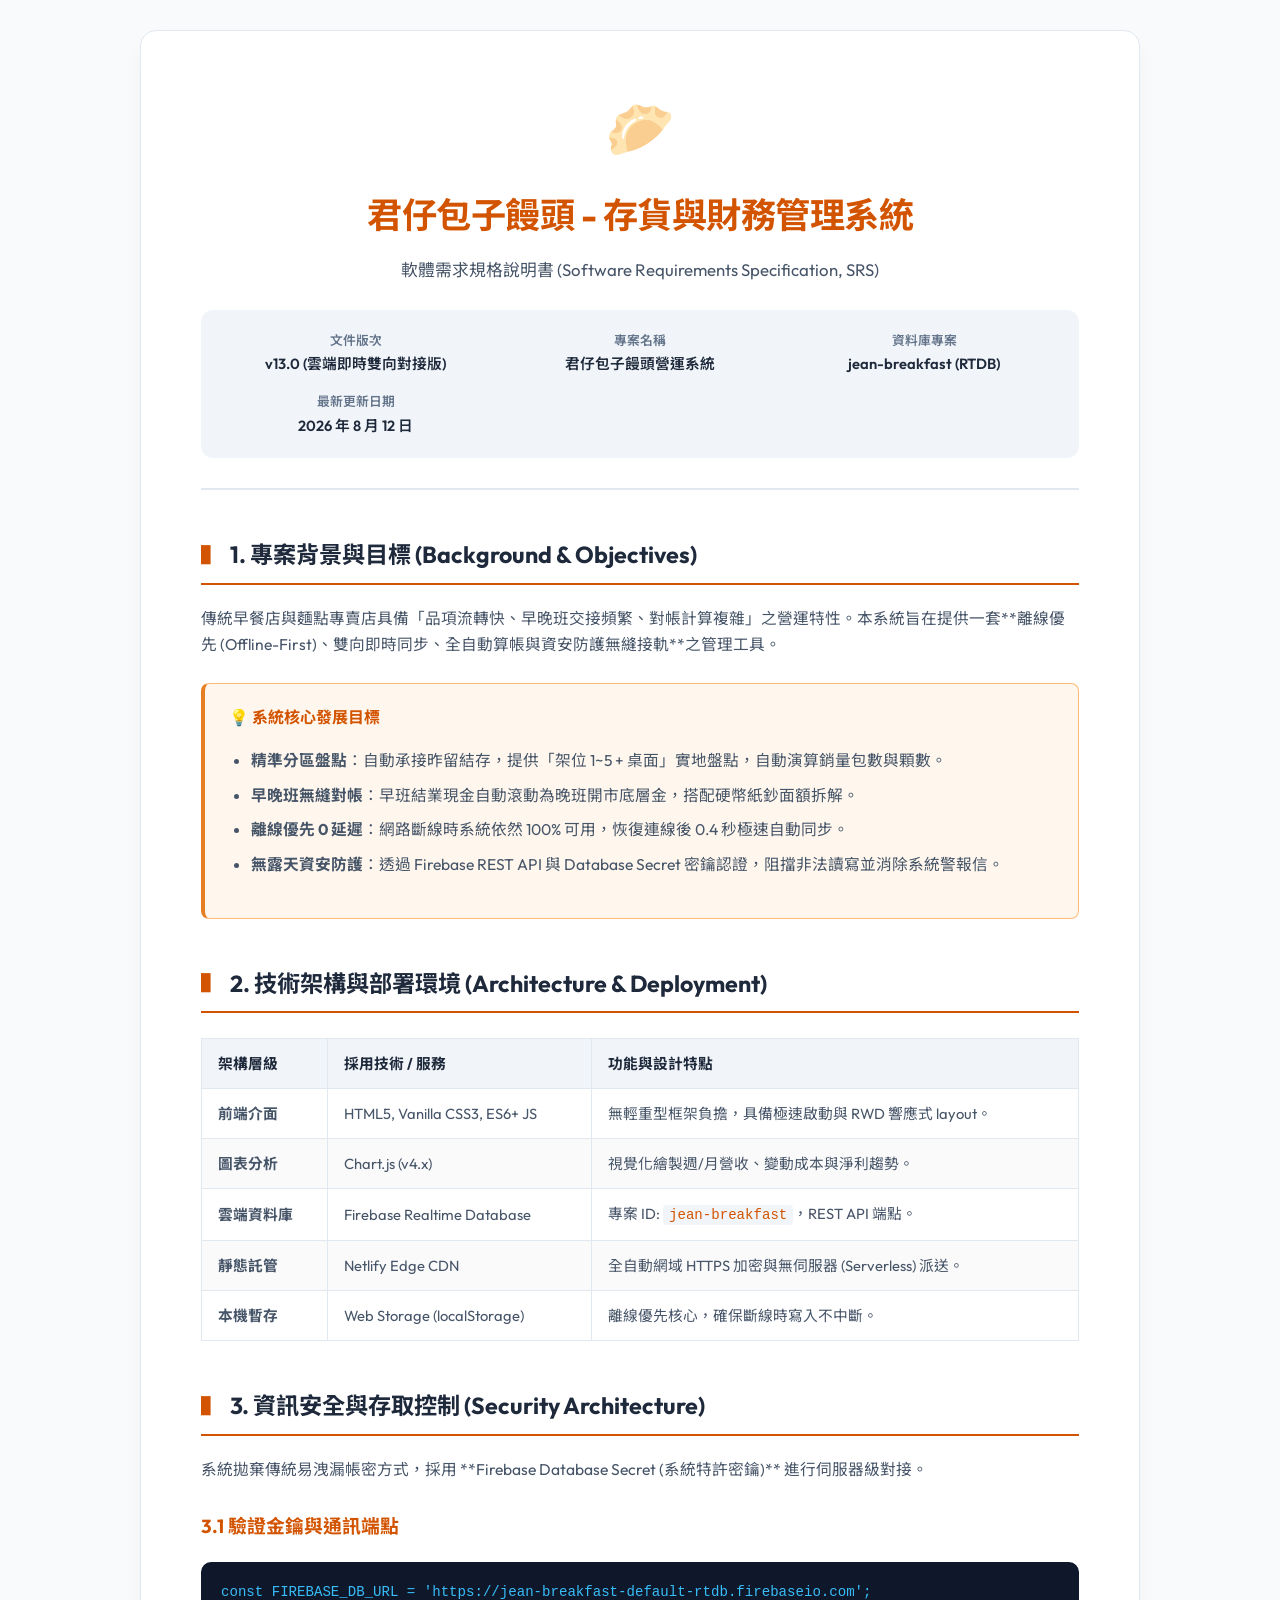
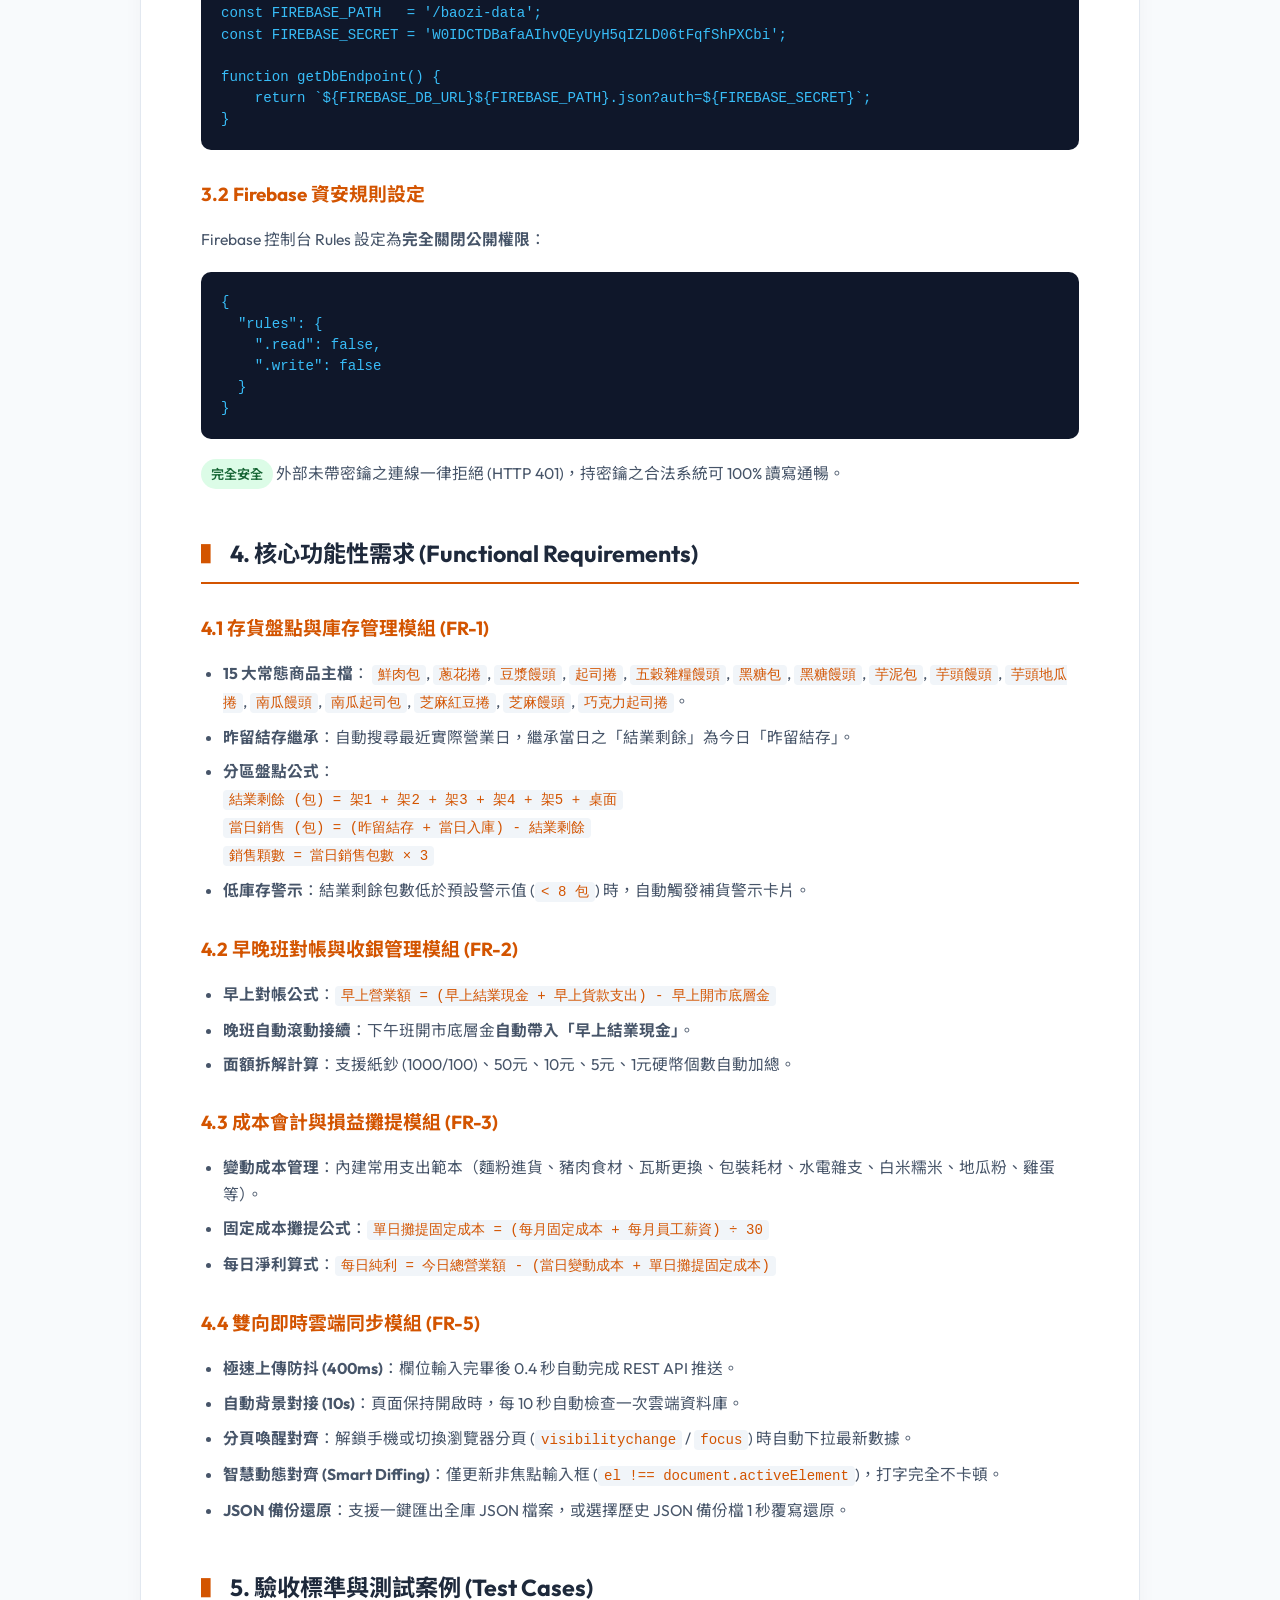
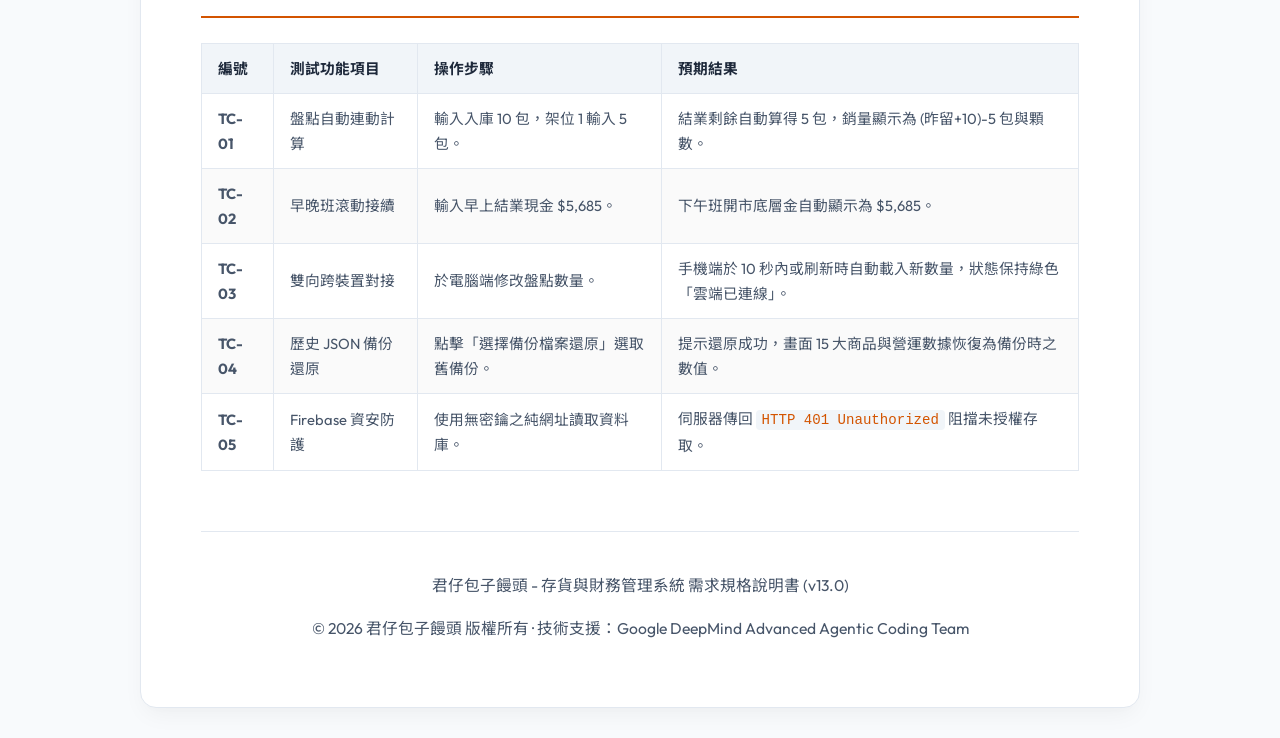
<file: gemini-code-1781487625449.html>
<!DOCTYPE html>
<html lang="zh-TW">
<head>
    <meta charset="UTF-8">
    <meta name="viewport" content="width=device-width, initial-scale=1.0">
    <title>君仔包子饅頭 - 存貨與財務管理系統需求規格書 (v13.0)</title>
    
    <!-- Google Fonts -->
    <link rel="preconnect" href="https://fonts.googleapis.com">
    <link rel="preconnect" href="https://fonts.gstatic.com" crossorigin>
    <link href="https://fonts.googleapis.com/css2?family=Outfit:wght@300;400;500;600;700&family=Noto+Sans+TC:wght@300;400;500;700&display=swap" rel="stylesheet">
    
    <style>
        :root {
            --primary: #d35400;
            --primary-hover: #b94600;
            --secondary: #e67e22;
            --dark-navy: #1e293b;
            --bg-page: #f8fafc;
            --card-bg: #ffffff;
            --text-main: #0f172a;
            --text-sub: #475569;
            --text-muted: #64748b;
            --border: #e2e8f0;
            --badge-green-bg: #dcfce7;
            --badge-green-text: #166534;
            --badge-blue-bg: #dbeafe;
            --badge-blue-text: #1e40af;
            --code-bg: #0f172a;
            --code-text: #38bdf8;
            --accent-bg: #fff7ed;
            --accent-border: #fdba74;
        }

        * {
            box-sizing: border-box;
        }

        body {
            font-family: 'Outfit', 'Noto Sans TC', -apple-system, BlinkMacSystemFont, "Segoe UI", Roboto, sans-serif;
            background-color: var(--bg-page);
            color: var(--text-main);
            line-height: 1.7;
            margin: 0;
            padding: 30px 15px;
        }

        .container {
            max-width: 1000px;
            margin: 0 auto;
            background-color: var(--card-bg);
            padding: 50px 60px;
            border-radius: 16px;
            box-shadow: 0 10px 25px -5px rgba(0, 0, 0, 0.05), 0 8px 10px -6px rgba(0, 0, 0, 0.01);
            border: 1px solid var(--border);
        }

        /* 標題 header */
        .doc-header {
            text-align: center;
            border-bottom: 2px solid var(--border);
            padding-bottom: 30px;
            margin-bottom: 40px;
        }

        .doc-logo {
            font-size: 3.5rem;
            margin-bottom: 10px;
            display: inline-block;
        }

        .doc-header h1 {
            color: var(--primary);
            font-size: 2.2rem;
            font-weight: 700;
            margin: 0 0 10px 0;
            letter-spacing: -0.5px;
        }

        .doc-header p {
            color: var(--text-sub);
            font-size: 1.05rem;
            margin: 0;
        }

        .meta-grid {
            display: grid;
            grid-template-columns: repeat(auto-fit, minmax(200px, 1fr));
            gap: 15px;
            background-color: #f1f5f9;
            padding: 20px;
            border-radius: 12px;
            margin-top: 25px;
            font-size: 0.92rem;
        }

        .meta-item {
            display: flex;
            flex-direction: column;
        }

        .meta-label {
            color: var(--text-muted);
            font-size: 0.8rem;
            font-weight: 600;
            text-transform: uppercase;
        }

        .meta-val {
            color: var(--dark-navy);
            font-weight: 600;
        }

        /* 章節標題 */
        h2 {
            color: var(--dark-navy);
            font-size: 1.45rem;
            margin-top: 45px;
            margin-bottom: 20px;
            padding-bottom: 8px;
            border-bottom: 2px solid var(--primary);
            display: flex;
            align-items: center;
            gap: 10px;
        }

        h2::before {
            content: "▌";
            color: var(--primary);
            font-size: 1.2rem;
        }

        h3 {
            color: var(--primary);
            font-size: 1.18rem;
            margin-top: 28px;
            margin-bottom: 12px;
        }

        p, li {
            color: var(--text-sub);
            font-size: 0.98rem;
        }

        ul, ol {
            padding-left: 22px;
            margin-bottom: 20px;
        }

        li {
            margin-bottom: 8px;
        }

        /* 強調卡片 / Highlight Box */
        .callout-box {
            background-color: var(--accent-bg);
            border-left: 4px solid var(--secondary);
            padding: 20px 24px;
            border-radius: 8px;
            margin: 25px 0;
            border-top: 1px solid var(--accent-border);
            border-right: 1px solid var(--accent-border);
            border-bottom: 1px solid var(--accent-border);
        }

        .callout-title {
            font-weight: 700;
            color: var(--primary);
            margin-bottom: 8px;
            display: flex;
            align-items: center;
            gap: 8px;
        }

        /* 標籤 Badge */
        .badge {
            display: inline-block;
            padding: 4px 10px;
            border-radius: 20px;
            font-size: 0.82rem;
            font-weight: 600;
        }

        .badge-green {
            background-color: var(--badge-green-bg);
            color: var(--badge-green-text);
        }

        .badge-blue {
            background-color: var(--badge-blue-bg);
            color: var(--badge-blue-text);
        }

        /* 表格樣式 */
        table {
            width: 100%;
            border-collapse: collapse;
            margin: 25px 0;
            font-size: 0.92rem;
        }

        th {
            background-color: #f1f5f9;
            color: var(--dark-navy);
            font-weight: 700;
            text-align: left;
            padding: 12px 16px;
            border: 1px solid var(--border);
        }

        td {
            padding: 12px 16px;
            border: 1px solid var(--border);
            color: var(--text-sub);
        }

        tr:nth-child(even) {
            background-color: #fafafa;
        }

        /* 程式碼區塊 */
        pre {
            background-color: var(--code-bg);
            color: var(--code-text);
            padding: 20px;
            border-radius: 10px;
            overflow-x: auto;
            font-family: 'Consolas', 'Courier New', monospace;
            font-size: 0.88rem;
            line-height: 1.5;
            margin: 20px 0;
        }

        code {
            font-family: 'Consolas', 'Courier New', monospace;
            background-color: #f1f5f9;
            color: var(--primary);
            padding: 2px 6px;
            border-radius: 4px;
            font-size: 0.88rem;
        }

        pre code {
            background-color: transparent;
            color: inherit;
            padding: 0;
        }

        /* 頁尾 */
        .doc-footer {
            margin-top: 60px;
            padding-top: 25px;
            border-top: 1px solid var(--border);
            text-align: center;
            color: var(--text-muted);
            font-size: 0.85rem;
        }

        @media (max-width: 768px) {
            .container {
                padding: 25px 20px;
            }
            .meta-grid {
                grid-template-columns: 1fr;
            }
        }
    </style>
</head>
<body>

    <div class="container">
        <!-- 系統標頭 -->
        <div class="doc-header">
            <span class="doc-logo">🥟</span>
            <h1>君仔包子饅頭 - 存貨與財務管理系統</h1>
            <p>軟體需求規格說明書 (Software Requirements Specification, SRS)</p>
            
            <div class="meta-grid">
                <div class="meta-item">
                    <span class="meta-label">文件版次</span>
                    <span class="meta-val">v13.0 (雲端即時雙向對接版)</span>
                </div>
                <div class="meta-item">
                    <span class="meta-label">專案名稱</span>
                    <span class="meta-val">君仔包子饅頭營運系統</span>
                </div>
                <div class="meta-item">
                    <span class="meta-label">資料庫專案</span>
                    <span class="meta-val">jean-breakfast (RTDB)</span>
                </div>
                <div class="meta-item">
                    <span class="meta-label">最新更新日期</span>
                    <span class="meta-val">2026 年 8 月 12 日</span>
                </div>
            </div>
        </div>

        <!-- 1. 專案背景與目標 -->
        <h2>1. 專案背景與目標 (Background & Objectives)</h2>
        <p>傳統早餐店與麵點專賣店具備「品項流轉快、早晚班交接頻繁、對帳計算複雜」之營運特性。本系統旨在提供一套**離線優先 (Offline-First)、雙向即時同步、全自動算帳與資安防護無縫接軌**之管理工具。</p>
        
        <div class="callout-box">
            <div class="callout-title">💡 系統核心發展目標</div>
            <ul>
                <li><strong>精準分區盤點</strong>：自動承接昨留結存，提供「架位 1~5 + 桌面」實地盤點，自動演算銷量包數與顆數。</li>
                <li><strong>早晚班無縫對帳</strong>：早班結業現金自動滾動為晚班開市底層金，搭配硬幣紙鈔面額拆解。</li>
                <li><strong>離線優先 0 延遲</strong>：網路斷線時系統依然 100% 可用，恢復連線後 0.4 秒極速自動同步。</li>
                <li><strong>無露天資安防護</strong>：透過 Firebase REST API 與 Database Secret 密鑰認證，阻擋非法讀寫並消除系統警報信。</li>
            </ul>
        </div>

        <!-- 2. 系統架構與部署環境 -->
        <h2>2. 技術架構與部署環境 (Architecture & Deployment)</h2>
        <table>
            <thead>
                <tr>
                    <th>架構層級</th>
                    <th>採用技術 / 服務</th>
                    <th>功能與設計特點</th>
                </tr>
            </thead>
            <tbody>
                <tr>
                    <td><strong>前端介面</strong></td>
                    <td>HTML5, Vanilla CSS3, ES6+ JS</td>
                    <td>無輕重型框架負擔，具備極速啟動與 RWD 響應式 layout。</td>
                </tr>
                <tr>
                    <td><strong>圖表分析</strong></td>
                    <td>Chart.js (v4.x)</td>
                    <td>視覺化繪製週/月營收、變動成本與淨利趨勢。</td>
                </tr>
                <tr>
                    <td><strong>雲端資料庫</strong></td>
                    <td>Firebase Realtime Database</td>
                    <td>專案 ID: <code>jean-breakfast</code>，REST API 端點。</td>
                </tr>
                <tr>
                    <td><strong>靜態託管</strong></td>
                    <td>Netlify Edge CDN</td>
                    <td>全自動網域 HTTPS 加密與無伺服器 (Serverless) 派送。</td>
                </tr>
                <tr>
                    <td><strong>本機暫存</strong></td>
                    <td>Web Storage (localStorage)</td>
                    <td>離線優先核心，確保斷線時寫入不中斷。</td>
                </tr>
            </tbody>
        </table>

        <!-- 3. 資訊安全與存取控制 -->
        <h2>3. 資訊安全與存取控制 (Security Architecture)</h2>
        <p>系統拋棄傳統易洩漏帳密方式，採用 **Firebase Database Secret (系統特許密鑰)** 進行伺服器級對接。</p>
        
        <h3>3.1 驗證金鑰與通訊端點</h3>
        <pre><code>const FIREBASE_DB_URL = 'https://jean-breakfast-default-rtdb.firebaseio.com';
const FIREBASE_PATH   = '/baozi-data';
const FIREBASE_SECRET = 'W0IDCTDBafaAIhvQEyUyH5qIZLD06tFqfShPXCbi';

function getDbEndpoint() {
    return `${FIREBASE_DB_URL}${FIREBASE_PATH}.json?auth=${FIREBASE_SECRET}`;
}</code></pre>

        <h3>3.2 Firebase 資安規則設定</h3>
        <p>Firebase 控制台 Rules 設定為<strong>完全關閉公開權限</strong>：</p>
        <pre><code>{
  "rules": {
    ".read": false,
    ".write": false
  }
}</code></pre>
        <p><span class="badge badge-green">完全安全</span> 外部未帶密鑰之連線一律拒絕 (HTTP 401)，持密鑰之合法系統可 100% 讀寫通暢。</p>

        <!-- 4. 功能性需求 -->
        <h2>4. 核心功能性需求 (Functional Requirements)</h2>

        <h3>4.1 存貨盤點與庫存管理模組 (FR-1)</h3>
        <ul>
            <li><strong>15 大常態商品主檔</strong>：
                <code>鮮肉包</code>, <code>蔥花捲</code>, <code>豆漿饅頭</code>, <code>起司捲</code>, <code>五穀雜糧饅頭</code>, 
                <code>黑糖包</code>, <code>黑糖饅頭</code>, <code>芋泥包</code>, <code>芋頭饅頭</code>, <code>芋頭地瓜捲</code>, 
                <code>南瓜饅頭</code>, <code>南瓜起司包</code>, <code>芝麻紅豆捲</code>, <code>芝麻饅頭</code>, <code>巧克力起司捲</code>。
            </li>
            <li><strong>昨留結存繼承</strong>：自動搜尋最近實際營業日，繼承當日之「結業剩餘」為今日「昨留結存」。</li>
            <li><strong>分區盤點公式</strong>：
                <br><code>結業剩餘 (包) = 架1 + 架2 + 架3 + 架4 + 架5 + 桌面</code>
                <br><code>當日銷售 (包) = (昨留結存 + 當日入庫) - 結業剩餘</code>
                <br><code>銷售顆數 = 當日銷售包數 × 3</code>
            </li>
            <li><strong>低庫存警示</strong>：結業剩餘包數低於預設警示值 (<code>< 8 包</code>) 時，自動觸發補貨警示卡片。</li>
        </ul>

        <h3>4.2 早晚班對帳與收銀管理模組 (FR-2)</h3>
        <ul>
            <li><strong>早上對帳公式</strong>：<code>早上營業額 = (早上結業現金 + 早上貨款支出) - 早上開市底層金</code></li>
            <li><strong>晚班自動滾動接續</strong>：下午班開市底層金<strong>自動帶入「早上結業現金」</strong>。</li>
            <li><strong>面額拆解計算</strong>：支援紙鈔 (1000/100)、50元、10元、5元、1元硬幣個數自動加總。</li>
        </ul>

        <h3>4.3 成本會計與損益攤提模組 (FR-3)</h3>
        <ul>
            <li><strong>變動成本管理</strong>：內建常用支出範本（麵粉進貨、豬肉食材、瓦斯更換、包裝耗材、水電雜支、白米糯米、地瓜粉、雞蛋等）。</li>
            <li><strong>固定成本攤提公式</strong>：<code>單日攤提固定成本 = (每月固定成本 + 每月員工薪資) ÷ 30</code></li>
            <li><strong>每日淨利算式</strong>：<code>每日純利 = 今日總營業額 - (當日變動成本 + 單日攤提固定成本)</code></li>
        </ul>

        <h3>4.4 雙向即時雲端同步模組 (FR-5)</h3>
        <ul>
            <li><strong>極速上傳防抖 (400ms)</strong>：欄位輸入完畢後 0.4 秒自動完成 REST API 推送。</li>
            <li><strong>自動背景對接 (10s)</strong>：頁面保持開啟時，每 10 秒自動檢查一次雲端資料庫。</li>
            <li><strong>分頁喚醒對齊</strong>：解鎖手機或切換瀏覽器分頁 (<code>visibilitychange</code> / <code>focus</code>) 時自動下拉最新數據。</li>
            <li><strong>智慧動態對齊 (Smart Diffing)</strong>：僅更新非焦點輸入框 (<code>el !== document.activeElement</code>)，打字完全不卡頓。</li>
            <li><strong>JSON 備份還原</strong>：支援一鍵匯出全庫 JSON 檔案，或選擇歷史 JSON 備份檔 1 秒覆寫還原。</li>
        </ul>

        <!-- 5. 測試案例與驗收標準 -->
        <h2>5. 驗收標準與測試案例 (Test Cases)</h2>
        <table>
            <thead>
                <tr>
                    <th>編號</th>
                    <th>測試功能項目</th>
                    <th>操作步驟</th>
                    <th>預期結果</th>
                </tr>
            </thead>
            <tbody>
                <tr>
                    <td><strong>TC-01</strong></td>
                    <td>盤點自動連動計算</td>
                    <td>輸入入庫 10 包，架位 1 輸入 5 包。</td>
                    <td>結業剩餘自動算得 5 包，銷量顯示為 (昨留+10)-5 包與顆數。</td>
                </tr>
                <tr>
                    <td><strong>TC-02</strong></td>
                    <td>早晚班滾動接續</td>
                    <td>輸入早上結業現金 $5,685。</td>
                    <td>下午班開市底層金自動顯示為 $5,685。</td>
                </tr>
                <tr>
                    <td><strong>TC-03</strong></td>
                    <td>雙向跨裝置對接</td>
                    <td>於電腦端修改盤點數量。</td>
                    <td>手機端於 10 秒內或刷新時自動載入新數量，狀態保持綠色「雲端已連線」。</td>
                </tr>
                <tr>
                    <td><strong>TC-04</strong></td>
                    <td>歷史 JSON 備份還原</td>
                    <td>點擊「選擇備份檔案還原」選取舊備份。</td>
                    <td>提示還原成功，畫面 15 大商品與營運數據恢復為備份時之數值。</td>
                </tr>
                <tr>
                    <td><strong>TC-05</strong></td>
                    <td>Firebase 資安防護</td>
                    <td>使用無密鑰之純網址讀取資料庫。</td>
                    <td>伺服器傳回 <code>HTTP 401 Unauthorized</code> 阻擋未授權存取。</td>
                </tr>
            </tbody>
        </table>

        <!-- 頁尾 -->
        <div class="doc-footer">
            <p>君仔包子饅頭 - 存貨與財務管理系統 需求規格說明書 (v13.0)</p>
            <p>© 2026 君仔包子饅頭 版權所有 · 技術支援：Google DeepMind Advanced Agentic Coding Team</p>
        </div>

    </div>

</body>
</html>
</file>
